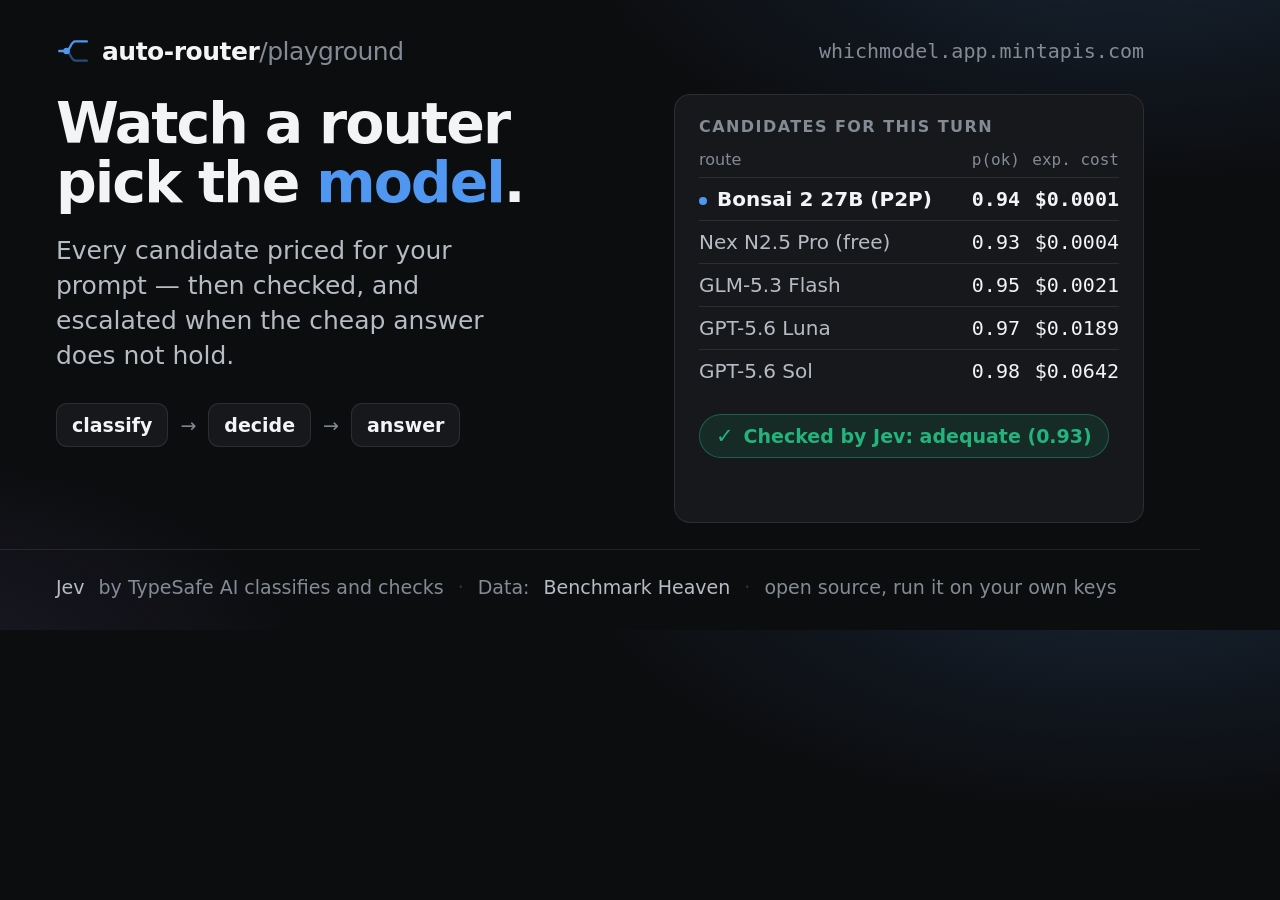
<file: scripts/preview/card.html>
<!doctype html>
<html lang="en">
<head>
<meta charset="utf-8">
<style>
  /* The link-preview card. Same palette, type and hairlines as the page it
     previews, so a shared link looks like the thing it opens - and nothing
     here is loaded from a network: system fonts only, no images, no webfonts. */
  * { box-sizing: border-box; margin: 0; padding: 0; }
  :root {
    --plane: #0c0d0f; --surface: #16181b; --surface-2: #1c1f23;
    --ink: #f3f4f5; --ink-2: #b6bcc4; --muted: #838b95;
    --line: rgba(255,255,255,.09); --line-strong: rgba(255,255,255,.16);
    --accent: #4f97f0; --accent-soft: rgba(79,151,240,.14);
    --good: #23b37d; --p2p: #9085e9; --frontier: #d7688f;
    --sans: system-ui, -apple-system, "Segoe UI", Roboto, sans-serif;
    --mono: ui-monospace, SFMono-Regular, "SF Mono", Menlo, Consolas, monospace;
  }
  body {
    width: 1200px; height: 630px; background: var(--plane); color: var(--ink);
    font-family: var(--sans); -webkit-font-smoothing: antialiased;
    display: flex; flex-direction: column; overflow: hidden;
    background-image:
      radial-gradient(900px 420px at 88% -12%, rgba(79,151,240,.16), transparent 62%),
      radial-gradient(700px 380px at -8% 108%, rgba(144,133,233,.12), transparent 60%);
  }
  .bar { display: flex; align-items: center; gap: 12px; padding: 34px 56px 0; }
  .mark { width: 34px; height: 34px; color: var(--accent); }
  .brand { font-weight: 640; font-size: 25px; letter-spacing: -.02em; }
  .brand span { color: var(--muted); font-weight: 500; }
  .host { margin-left: auto; color: var(--muted); font-size: 20px; font-family: var(--mono); }

  .body { display: grid; grid-template-columns: 1fr 470px; gap: 44px; padding: 26px 56px 0; flex: 1; }
  h1 { font-size: 57px; line-height: 1.04; letter-spacing: -.035em; font-weight: 660; }
  h1 em { font-style: normal; color: var(--accent); }
  .lede { margin-top: 20px; color: var(--ink-2); font-size: 25px; line-height: 1.4; max-width: 19em; }
  .flow { margin-top: 30px; display: flex; align-items: center; gap: 12px; }
  .step {
    border: 1px solid var(--line); background: var(--surface); border-radius: 11px;
    padding: 10px 15px; font-size: 19px; color: var(--ink-2);
  }
  .step b { color: var(--ink); font-weight: 600; }
  .arrow { color: var(--muted); font-size: 19px; }

  .panel { border: 1px solid var(--line); background: var(--surface); border-radius: 16px; padding: 22px 24px; }
  .panel h2 { font-size: 16px; font-weight: 600; letter-spacing: .09em; text-transform: uppercase; color: var(--muted); }
  table { width: 100%; border-collapse: collapse; margin-top: 14px; font-size: 20px; }
  th { text-align: left; font-weight: 500; color: var(--muted); font-size: 16px; padding-bottom: 8px; }
  th.num, td.num { text-align: right; font-family: var(--mono); }
  td { padding: 9px 0; border-top: 1px solid var(--line); }
  tr.pick td { color: var(--ink); font-weight: 600; }
  tr.pick td:first-child::before {
    content: ""; display: inline-block; width: 8px; height: 8px; border-radius: 50%;
    background: var(--accent); margin-right: 10px; vertical-align: middle;
  }
  td:first-child { color: var(--ink-2); }
  .chip {
    margin-top: 22px; display: inline-flex; align-items: center; gap: 10px;
    border: 1px solid rgba(35,179,125,.4); background: rgba(35,179,125,.12);
    color: var(--good); border-radius: 999px; padding: 9px 16px; font-size: 19px; font-weight: 600;
  }
  .chip .tick { font-size: 21px; }
  .foot {
    display: flex; align-items: center; gap: 14px; padding: 26px 56px 32px;
    color: var(--muted); font-size: 19px; border-top: 1px solid var(--line); margin-top: 26px;
  }
  .foot .dot { color: var(--line-strong); }
  .foot b { color: var(--ink-2); font-weight: 500; }
</style>
</head>
<body>
  <div class="bar">
    <svg class="mark" viewBox="0 0 32 32" aria-hidden="true">
      <path d="M3 16h7c3 0 4-9 8-9h11" fill="none" stroke="currentColor" stroke-width="2.2" stroke-linecap="round"/>
      <path d="M10 16c3 0 4 9 8 9h11" fill="none" stroke="currentColor" stroke-width="2.2" stroke-linecap="round" opacity=".45"/>
      <circle cx="10" cy="16" r="3.1" fill="currentColor"/>
    </svg>
    <div class="brand">auto&#8209;router<span>/playground</span></div>
    <div class="host">whichmodel.app.mintapis.com</div>
  </div>

  <div class="body">
    <div>
      <h1>Watch a router<br>pick the <em>model</em>.</h1>
      <p class="lede">Every candidate priced for your prompt — then checked, and escalated when the cheap answer does not hold.</p>
      <div class="flow">
        <div class="step"><b>classify</b></div>
        <div class="arrow">→</div>
        <div class="step"><b>decide</b></div>
        <div class="arrow">→</div>
        <div class="step"><b>answer</b></div>
      </div>
    </div>

    <div class="panel">
      <h2>Candidates for this turn</h2>
      <table>
        <tr><th>route</th><th class="num">p(ok)</th><th class="num">exp. cost</th></tr>
        <tr class="pick"><td>Bonsai 2 27B (P2P)</td><td class="num">0.94</td><td class="num">$0.0001</td></tr>
        <tr><td>Nex N2.5 Pro (free)</td><td class="num">0.93</td><td class="num">$0.0004</td></tr>
        <tr><td>GLM-5.3 Flash</td><td class="num">0.95</td><td class="num">$0.0021</td></tr>
        <tr><td>GPT-5.6 Luna</td><td class="num">0.97</td><td class="num">$0.0189</td></tr>
        <tr><td>GPT-5.6 Sol</td><td class="num">0.98</td><td class="num">$0.0642</td></tr>
      </table>
      <div class="chip"><span class="tick">✓</span> Checked by Jev: adequate (0.93)</div>
    </div>
  </div>

  <div class="foot">
    <b>Jev</b> by TypeSafe AI classifies and checks
    <span class="dot">·</span>
    Data: <b>Benchmark Heaven</b>
    <span class="dot">·</span>
    open source, run it on your own keys
  </div>
</body>
</html>
</file>
